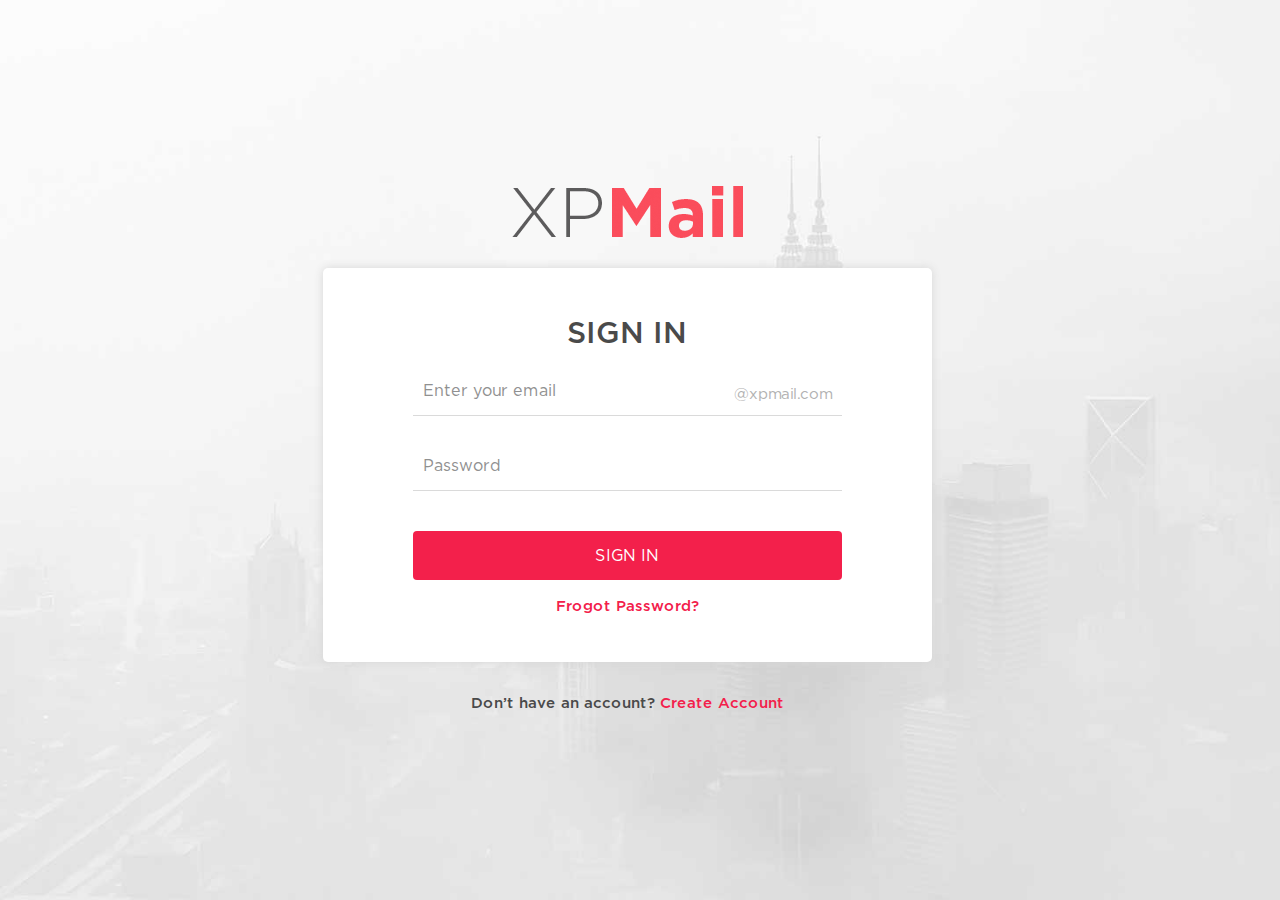
<file: index.html>
<!DOCTYPE html>
<html lang="en">
<head>
    <meta charset="utf-8">
    <meta http-equiv="X-UA-Compatible" content="IE=edge">
    <meta name="viewport" content="width=device-width, initial-scale=1">
    <meta name="description" content="">
    <meta name="author" content="Badar Rashdi(badar.rashdi@gmail.com">

    <title>XP Mail</title>

    <!-- App CSS -->
    <link href="assets/css/styles.min.css" rel="stylesheet">

    <!-- HTML5 Shim and Respond.js IE8 support of HTML5 elements and media queries -->
    <!-- WARNING: Respond.js doesn't work if you view the page via file:// -->
    <!--[if lt IE 9]>
        <script src="https://oss.maxcdn.com/libs/html5shiv/3.7.0/html5shiv.js"></script>
        <script src="https://oss.maxcdn.com/libs/respond.js/1.4.2/respond.min.js"></script>
    <![endif]-->

</head>

<body>

    <div class="container sign-container">
      <form name="signin" method="post">
        <div class="sign-box">
         <img src="assets/images/xp-mail-logo.png" alt="logo" class="text-center" />
         <div class="controls">
            <h2>SIGN IN</h2>
            <div class="form-group">
            <span class="fix-right">@xpmail.com</span>
                <input type="text" class="form-control" name="username" data-validation="required" onkeyup="this.setAttribute('value', this.value);" />
                <span class="flabel">Enter your email</span>

            </div>
            <div class="form-group mt20">
                <input type="password" class="form-control" name="password" data-validation="required" onkeyup="this.setAttribute('value', this.value);" />
                <span class="flabel">Password</span>
            </div>
            <div class="form-group mt40">
                <input type="submit" class="btn btn-primary" name="submit" value="Sign In" />
            </div>
            <div class="form-group ">
                <a href="#" class="bold">Frogot Password?</a>
            </div>
         </div>
            <div class="clearfix mt30"></div>
            <span class="bold">Don’t have an account? <a href="signup.html">Create Account</a></span>
        </div>
        </form>
    </div>
    <!-- footer -->
    <!--footer>
        <address>&copy; 2010 - 2016, All rights reserved</address>
    </footer-->
    <!-- footer end -->
 

    <!-- jQuery -->
    <script src="assets/javascripts/vendor/jquery.min.js"></script>
    <!-- Bootstrap Core JavaScript -->
    <script src="assets/javascripts/bootstrap.min.js"></script>
        <!-- jQuery form validation -->
    <script src="assets/javascripts/jquery.form-validator.min.js"></script>
    <!-- app JavaScript -->
    <script src="assets/javascripts/myapp.js"></script>

</body>

</html>
</file>
